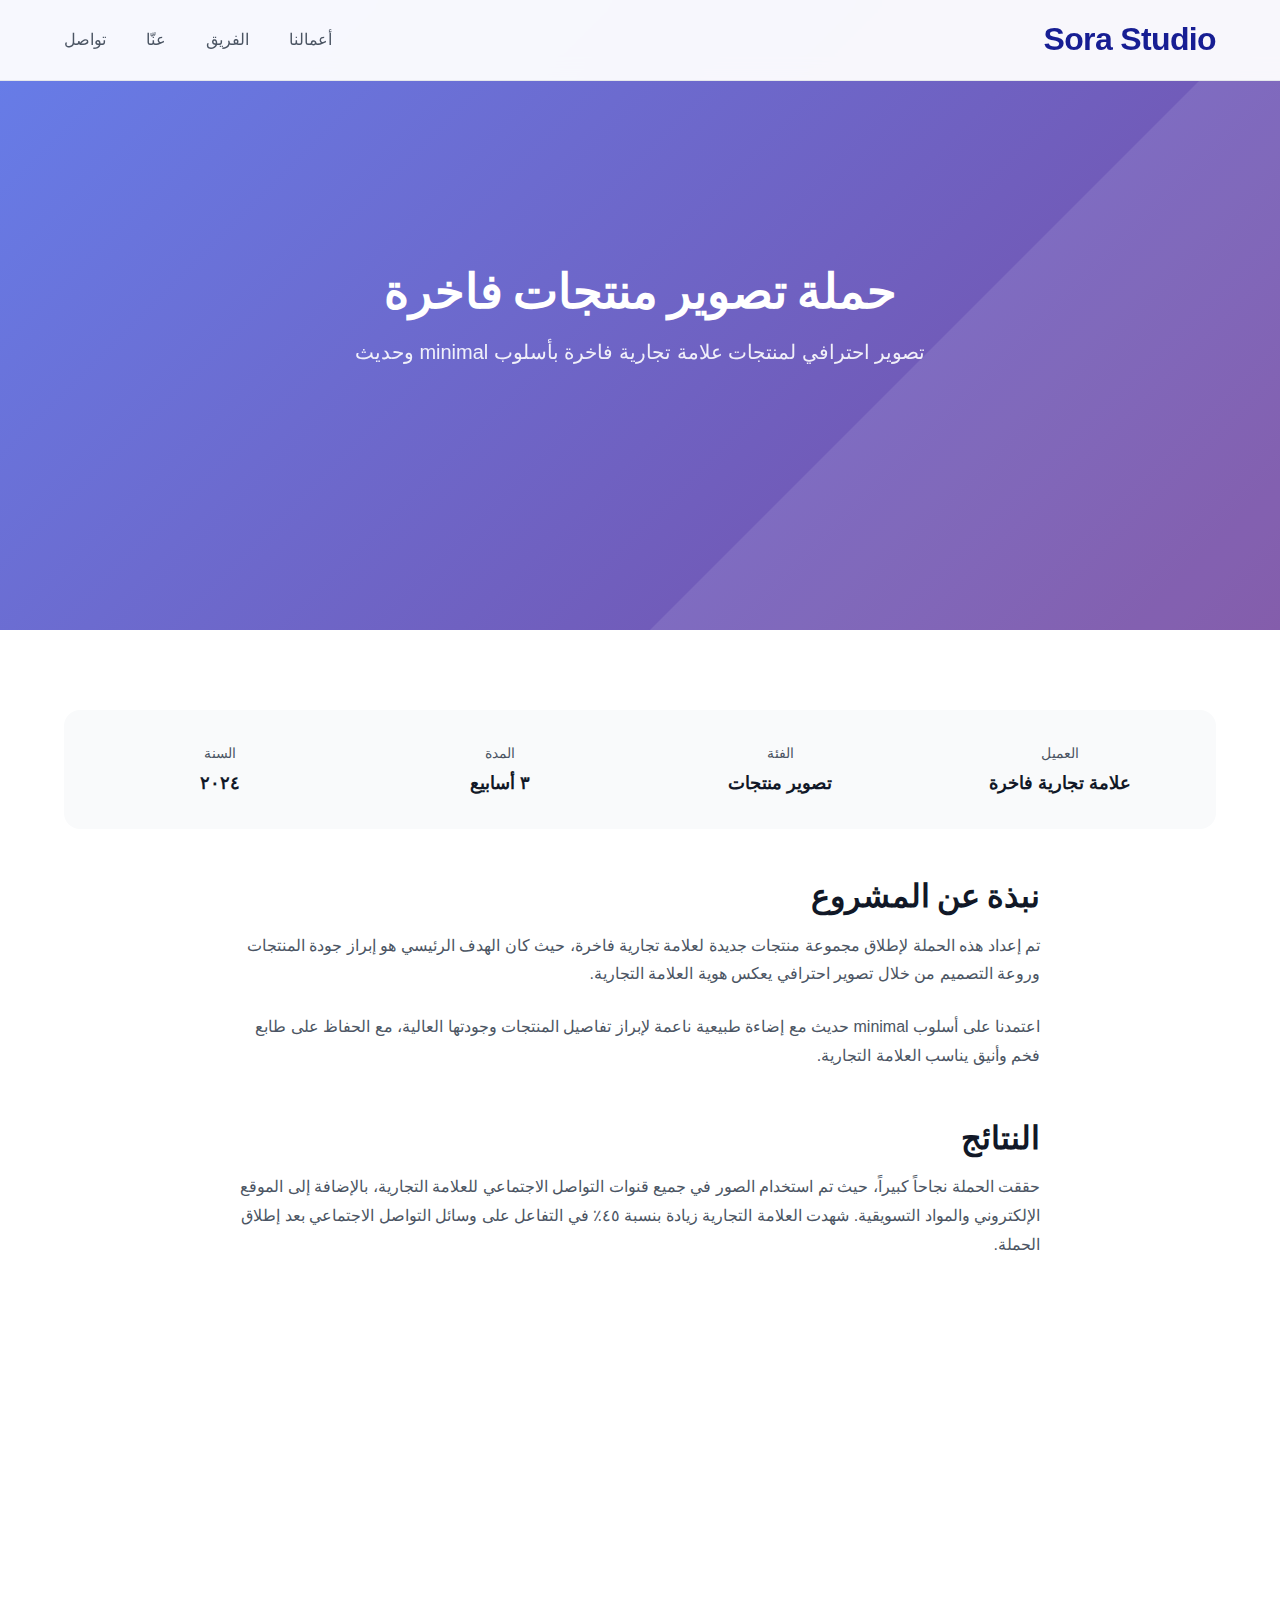
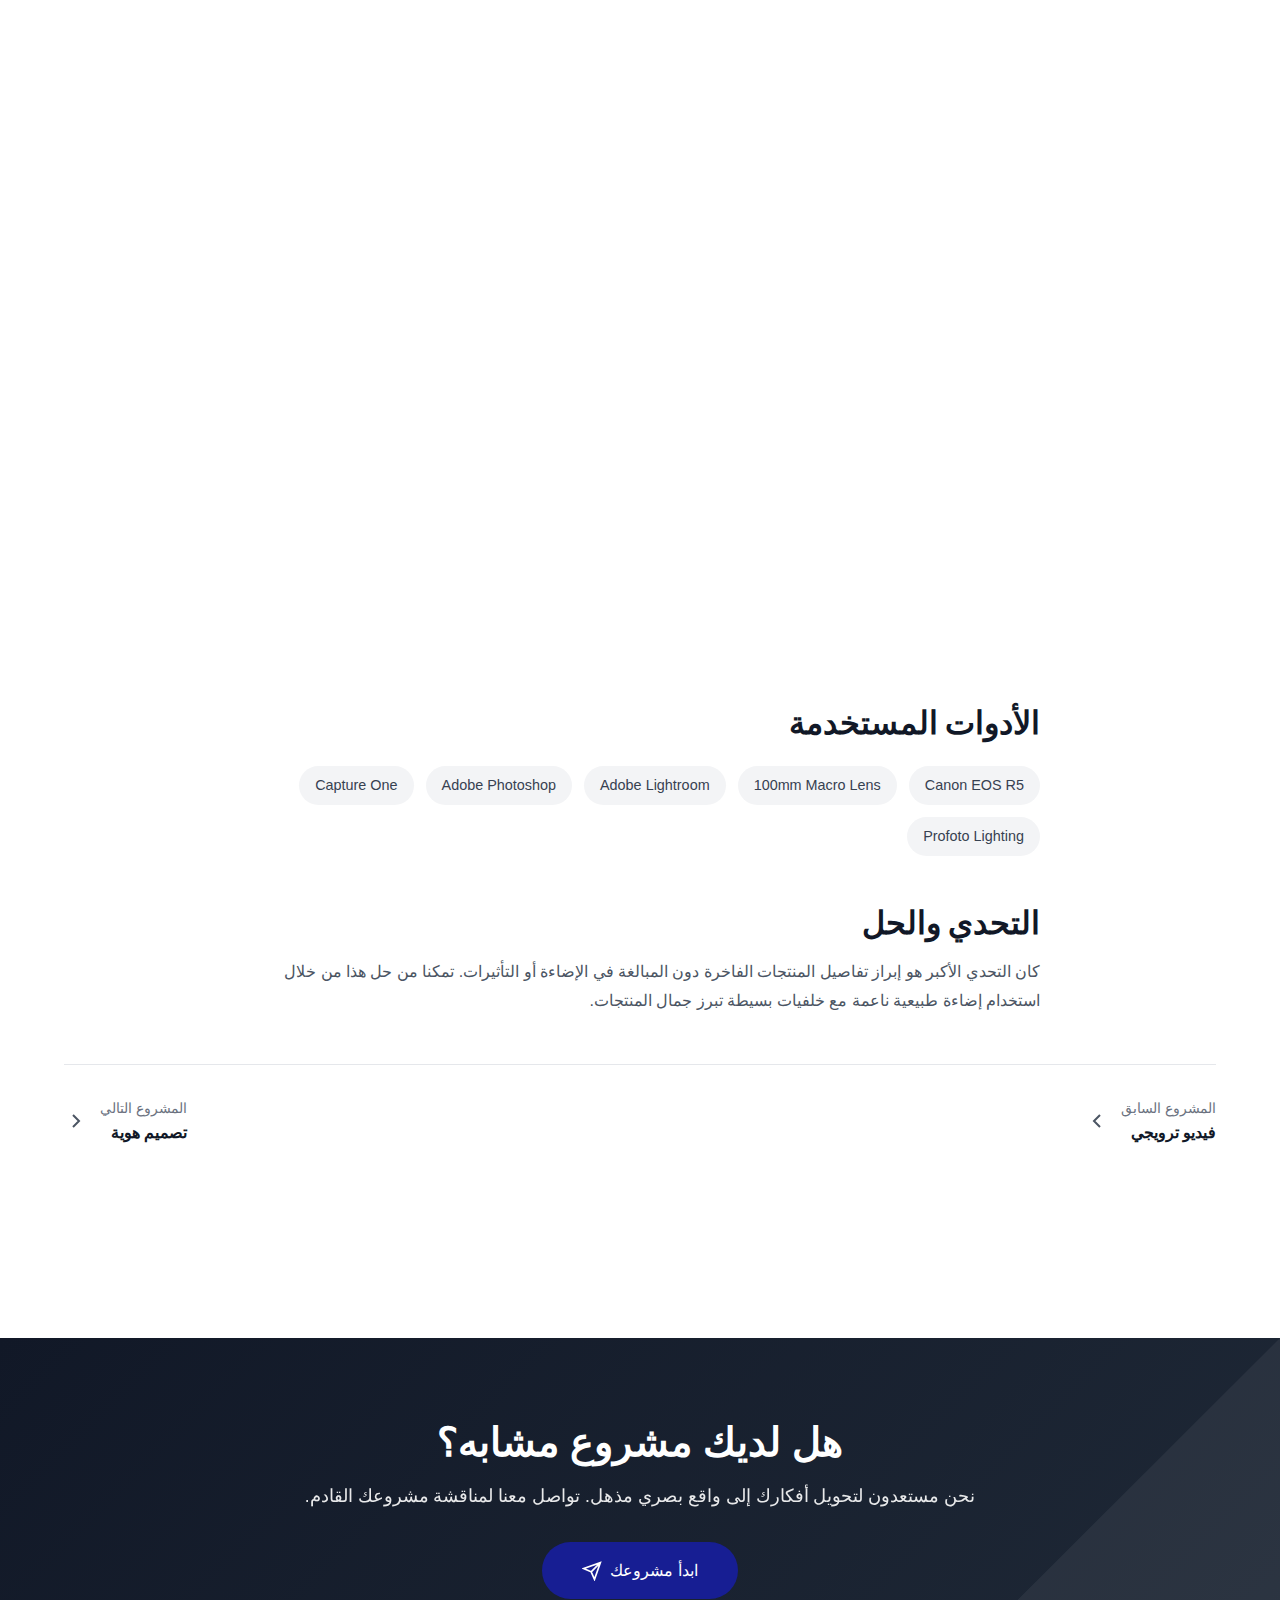
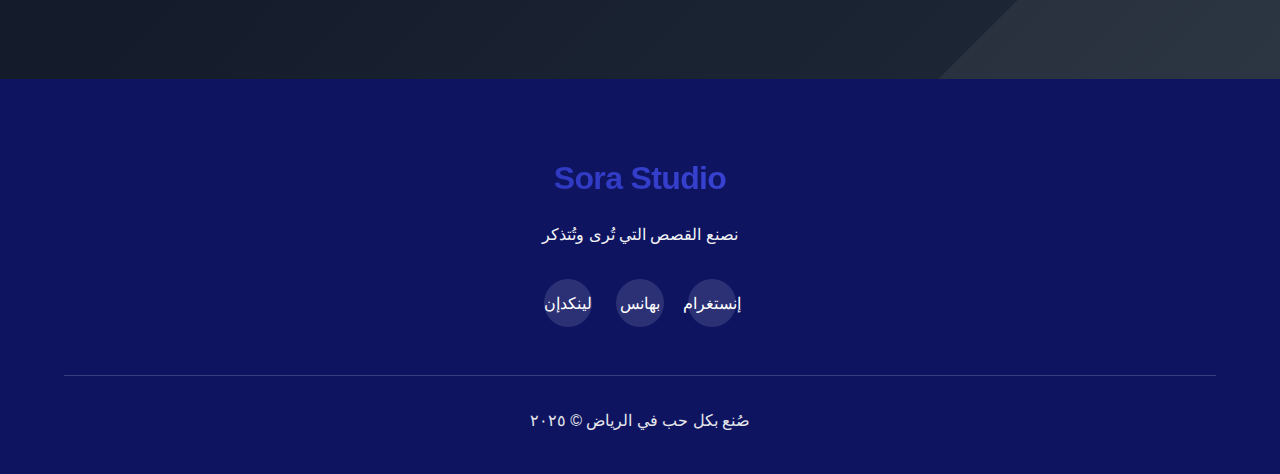
<file: portfolio-item.html>
<!DOCTYPE html>
<html lang="ar" dir="rtl">
<head>
  <meta charset="UTF-8">
  <meta name="viewport" content="width=device-width, initial-scale=1.0">
  <title>مشروع تصوير المنتجات | Sora Studio</title>
  <link href="https://fonts.googleapis.com/css2?family=Inter:wght@300;400;500;600;700&family=Satoshi:wght@400;500;700&display=swap" rel="stylesheet">
  <link rel="stylesheet" href="css/style.css">
  <style>
    /* أنماط خاصة بصفحة المشروع المنفرد */
    .project-hero {
      height: 70vh;
      background: linear-gradient(135deg, #667eea 0%, #764ba2 100%);
      display: flex;
      align-items: center;
      justify-content: center;
      text-align: center;
      color: white;
      position: relative;
      overflow: hidden;
    }

    .project-hero::before {
      content: '';
      position: absolute;
      top: 0;
      left: 0;
      right: 0;
      bottom: 0;
      background: url('data:image/svg+xml,<svg xmlns="http://www.w3.org/2000/svg" viewBox="0 0 1000 1000"><polygon fill="%23ffffff" fill-opacity="0.1" points="0,1000 1000,0 1000,1000"/></svg>');
      background-size: cover;
    }

    .project-hero-content {
      position: relative;
      z-index: 1;
    }

    .project-hero h1 {
      font-size: 3rem;
      margin-bottom: 16px;
    }

    .project-hero p {
      font-size: 1.25rem;
      opacity: 0.9;
    }

    .project-details {
      padding: 80px 0;
    }

    .project-meta {
      display: grid;
      grid-template-columns: repeat(auto-fit, minmax(200px, 1fr));
      gap: 32px;
      margin-bottom: 48px;
      padding: 32px;
      background: var(--gray-50);
      border-radius: var(--radius);
    }

    .meta-item {
      text-align: center;
    }

    .meta-label {
      color: var(--gray-600);
      font-size: 0.9rem;
      margin-bottom: 4px;
    }

    .meta-value {
      color: var(--gray-900);
      font-weight: 600;
      font-size: 1.1rem;
    }

    .project-content {
      max-width: 800px;
      margin: 0 auto;
    }

    .project-section {
      margin-bottom: 48px;
    }

    .project-section h2 {
      font-size: 2rem;
      margin-bottom: 16px;
      color: var(--gray-900);
    }

    .project-section p {
      color: var(--gray-600);
      line-height: 1.8;
      margin-bottom: 24px;
    }

    .project-gallery {
      display: grid;
      grid-template-columns: repeat(auto-fit, minmax(300px, 1fr));
      gap: 24px;
      margin: 48px 0;
    }

    .gallery-item {
      height: 300px;
      background: linear-gradient(135deg, #667eea 0%, #764ba2 100%);
      border-radius: var(--radius);
      display: flex;
      align-items: center;
      justify-content: center;
      color: white;
      font-size: 1.5rem;
      font-weight: 600;
      position: relative;
      overflow: hidden;
    }

    .gallery-item::before {
      content: '';
      position: absolute;
      top: 0;
      left: 0;
      right: 0;
      bottom: 0;
      background: rgba(0, 0, 0, 0.2);
    }

    .gallery-item span {
      position: relative;
      z-index: 1;
    }

    .tools-used {
      display: flex;
      flex-wrap: wrap;
      gap: 12px;
      margin-top: 24px;
    }

    .tool-tag {
      padding: 8px 16px;
      background: var(--gray-100);
      color: var(--gray-700);
      border-radius: 20px;
      font-size: 0.9rem;
      font-weight: 500;
    }

    .project-navigation {
      display: flex;
      justify-content: space-between;
      align-items: center;
      padding: 32px 0;
      border-top: 1px solid var(--gray-200);
      margin-top: 48px;
    }

    .nav-project {
      display: flex;
      align-items: center;
      gap: 12px;
      color: var(--gray-600);
      text-decoration: none;
      transition: var(--transition);
    }

    .nav-project:hover {
      color: var(--cyan);
    }

    .nav-project.prev {
      flex-direction: row-reverse;
    }

    .nav-project-info span {
      display: block;
      font-size: 0.9rem;
      color: var(--gray-500);
    }

    .nav-project-info strong {
      color: var(--gray-900);
      font-weight: 600;
    }

    .cta-section {
      text-align: center;
      padding: 80px 0;
      background: linear-gradient(135deg, var(--gray-900), var(--gray-800));
      color: white;
      margin-top: 80px;
    }

    .cta-section h2 {
      font-size: 2.5rem;
      margin-bottom: 16px;
    }

    .cta-section p {
      font-size: 1.1rem;
      margin-bottom: 32px;
      opacity: 0.9;
    }

    .btn-cta {
      background: var(--cyan);
      color: white;
      padding: 16px 40px;
      border-radius: 50px;
      text-decoration: none;
      font-weight: 600;
      display: inline-flex;
      align-items: center;
      gap: 8px;
      transition: var(--transition);
    }

    .btn-cta:hover {
      background: #00b3b2;
      transform: translateY(-2px);
    }

    @media (max-width: 768px) {
      .project-hero h1 {
        font-size: 2rem;
      }

      .project-meta {
        grid-template-columns: 1fr;
        gap: 16px;
      }

      .project-gallery {
        grid-template-columns: 1fr;
      }

      .project-navigation {
        flex-direction: column;
        gap: 16px;
      }

      .mission-vision {
        grid-template-columns: 1fr;
      }
    }
  </style>
</head>
<body>
  <!-- Loader -->
  <div class="loader" id="loader">
    <div class="loader-circle"></div>
  </div>

  <!-- Navigation -->
  <nav class="nav" id="navbar">
    <div class="nav-container">
      <a href="index.html" class="logo">Sora Studio</a>
      <ul class="nav-links">
        <li><a href="index.html#portfolio" class="nav-link">أعمالنا</a></li>
        <li><a href="team.html" class="nav-link">الفريق</a></li>
        <li><a href="about.html" class="nav-link">عنّا</a></li>
        <li><a href="contact.html" class="nav-link">تواصل</a></li>
      </ul>
    </div>
  </nav>

  <!-- Project Hero -->
  <section class="project-hero">
    <div class="project-hero-content">
      <h1>حملة تصوير منتجات فاخرة</h1>
      <p>تصوير احترافي لمنتجات علامة تجارية فاخرة بأسلوب minimal وحديث</p>
    </div>
  </section>

  <!-- Project Details -->
  <section class="project-details">
    <div class="container">
      <div class="project-meta">
        <div class="meta-item">
          <div class="meta-label">العميل</div>
          <div class="meta-value">علامة تجارية فاخرة</div>
        </div>
        <div class="meta-item">
          <div class="meta-label">الفئة</div>
          <div class="meta-value">تصوير منتجات</div>
        </div>
        <div class="meta-item">
          <div class="meta-label">المدة</div>
          <div class="meta-value">٣ أسابيع</div>
        </div>
        <div class="meta-item">
          <div class="meta-label">السنة</div>
          <div class="meta-value">٢٠٢٤</div>
        </div>
      </div>

      <div class="project-content">
        <div class="project-section">
          <h2>نبذة عن المشروع</h2>
          <p>تم إعداد هذه الحملة لإطلاق مجموعة منتجات جديدة لعلامة تجارية فاخرة، حيث كان الهدف الرئيسي هو إبراز جودة المنتجات وروعة التصميم من خلال تصوير احترافي يعكس هوية العلامة التجارية.</p>
          <p>اعتمدنا على أسلوب minimal حديث مع إضاءة طبيعية ناعمة لإبراز تفاصيل المنتجات وجودتها العالية، مع الحفاظ على طابع فخم وأنيق يناسب العلامة التجارية.</p>
        </div>

        <div class="project-section">
          <h2>النتائج</h2>
          <p>حققت الحملة نجاحاً كبيراً، حيث تم استخدام الصور في جميع قنوات التواصل الاجتماعي للعلامة التجارية، بالإضافة إلى الموقع الإلكتروني والمواد التسويقية. شهدت العلامة التجارية زيادة بنسبة ٤٥٪ في التفاعل على وسائل التواصل الاجتماعي بعد إطلاق الحملة.</p>
        </div>

        <div class="project-gallery">
          <div class="gallery-item scroll-fade-in">
            <span>صورة المنتج ١</span>
          </div>
          <div class="gallery-item scroll-fade-in">
            <span>صورة المنتج ٢</span>
          </div>
          <div class="gallery-item scroll-fade-in">
            <span>صورة المنتج ٣</span>
          </div>
          <div class="gallery-item scroll-fade-in">
            <span>صورة المنتج ٤</span>
          </div>
          <div class="gallery-item scroll-fade-in">
            <span>صورة المنتج ٥</span>
          </div>
          <div class="gallery-item scroll-fade-in">
            <span>صورة المنتج ٦</span>
          </div>
        </div>

        <div class="project-section">
          <h2>الأدوات المستخدمة</h2>
          <div class="tools-used">
            <span class="tool-tag">Canon EOS R5</span>
            <span class="tool-tag">100mm Macro Lens</span>
            <span class="tool-tag">Adobe Lightroom</span>
            <span class="tool-tag">Adobe Photoshop</span>
            <span class="tool-tag">Capture One</span>
            <span class="tool-tag">Profoto Lighting</span>
          </div>
        </div>

        <div class="project-section">
          <h2>التحدي والحل</h2>
          <p>كان التحدي الأكبر هو إبراز تفاصيل المنتجات الفاخرة دون المبالغة في الإضاءة أو التأثيرات. تمكنا من حل هذا من خلال استخدام إضاءة طبيعية ناعمة مع خلفيات بسيطة تبرز جمال المنتجات.</p>
        </div>
      </div>

      <!-- Project Navigation -->
      <div class="project-navigation">
        <a href="#" class="nav-project prev">
          <svg width="24" height="24" viewBox="0 0 24 24" fill="none" stroke="currentColor" stroke-width="2">
            <polyline points="15 18 9 12 15 6"></polyline>
          </svg>
          <div class="nav-project-info">
            <span>المشروع السابق</span>
            <strong>فيديو ترويجي</strong>
          </div>
        </a>
        <a href="#" class="nav-project next">
          <div class="nav-project-info">
            <span>المشروع التالي</span>
            <strong>تصميم هوية</strong>
          </div>
          <svg width="24" height="24" viewBox="0 0 24 24" fill="none" stroke="currentColor" stroke-width="2">
            <polyline points="9 18 15 12 9 6"></polyline>
          </svg>
        </a>
      </div>
    </div>
  </section>

  <!-- CTA Section -->
  <section class="cta-section">
    <div class="container">
      <h2>هل لديك مشروع مشابه؟</h2>
      <p>نحن مستعدون لتحويل أفكارك إلى واقع بصري مذهل. تواصل معنا لمناقشة مشروعك القادم.</p>
      <a href="contact.html" class="btn-cta">
        <span>ابدأ مشروعك</span>
        <svg width="20" height="20" viewBox="0 0 24 24" fill="none" stroke="currentColor" stroke-width="2">
          <path d="M22 2L11 13M22 2l-7 20-4-9-9-4 20-7z"/>
        </svg>
      </a>
    </div>
  </section>

  <!-- Footer -->
  <footer class="footer">
    <div class="container">
      <h3 class="footer-logo">Sora Studio</h3>
      <p class="footer-text">نصنع القصص التي تُرى وتُتذكر</p>
      <div class="social-links">
        <a href="#" class="social-link">إنستغرام</a>
        <a href="#" class="social-link">بهانس</a>
        <a href="#" class="social-link">لينكدإن</a>
      </div>
      <div class="footer-bottom">
        <p>صُنع بكل حب في الرياض © ٢٠٢٥</p>
      </div>
    </div>
  </footer>

  <script src="js/main.js"></script>
</body>
</html>
</file>
<file: css/style.css>
/* css/style.css – Sora Studio (Blue Theme #171e93 & White)
   ======================================= */

/* ===================================
   1. CSS Custom Properties
   =================================== */
:root {
  /* Brand Colors */
  --primary: #171e93;
  --primary-light: #4f5dff;
  --primary-dark: #0f1461;
  --white: #ffffff;

  /* Legacy aliases (للتوافق مع الأكواد داخل الصفحات الأخرى) */
  --cyan: var(--primary);
  --cyan-light: #e0e7ff;
  --cyan-dark: var(--primary-dark);

  /* Grays */
  --gray-50: #f9fafb;
  --gray-100: #f3f4f6;
  --gray-200: #e5e7eb;
  --gray-300: #d1d5db;
  --gray-400: #9ca3af;
  --gray-500: #6b7280;
  --gray-600: #4b5563;
  --gray-700: #374151;
  --gray-800: #1f2937;
  --gray-900: #111827;

  /* Radius & Shadows */
  --radius: 16px;
  --radius-sm: 8px;
  --shadow-sm: 0 1px 2px 0 rgb(0 0 0 / 0.05);
  --shadow-md: 0 4px 6px -1px rgb(0 0 0 / 0.1), 0 2px 4px -2px rgb(0 0 0 / 0.1);
  --shadow-lg: 0 10px 15px -3px rgb(0 0 0 / 0.1), 0 4px 6px -4px rgb(0 0 0 / 0.1);
  --shadow-xl: 0 20px 25px -5px rgb(0 0 0 / 0.1), 0 8px 10px -6px rgb(0 0 0 / 0.1);

  /* Transitions */
  --transition: all 0.3s cubic-bezier(0.4, 0, 0.2, 1);
  --transition-slow: all 0.5s cubic-bezier(0.4, 0, 0.2, 1);
}

/* ===================================
   2. Base Styles with GE SS Two
   =================================== */
* {
  margin: 0;
  padding: 0;
  box-sizing: border-box;
}

html {
  scroll-behavior: smooth;
  scroll-padding-top: 80px;
}

body {
  font-family: 'GE SS Two', 'Inter', -apple-system, BlinkMacSystemFont, 'Segoe UI', Roboto, sans-serif;
  line-height: 1.6;
  color: var(--gray-800);
  background: var(--white);
  overflow-x: hidden;
  -webkit-font-smoothing: antialiased;
  -moz-osx-font-smoothing: grayscale;
  font-feature-settings: "kern" 1, "liga" 1;
  text-rendering: optimizeLegibility;
}

/* Headings */
h1, h2, h3, h4, h5, h6 {
  font-family: 'GE SS Two', 'Inter', sans-serif;
  font-weight: 700;
  line-height: 1.2;
  letter-spacing: -0.02em;
}

/* Body text */
p, span, div, li, a, button, input, textarea, select {
  font-family: 'GE SS Two', 'Inter', sans-serif;
  font-weight: 400;
}

strong, b, .font-bold {
  font-family: 'GE SS Two', 'Inter', sans-serif;
  font-weight: 700;
}

/* Arabic text optimizations */
.arabic-text {
  font-feature-settings: "kern" 1, "liga" 1, "calt" 1;
  text-rendering: optimizeLegibility;
  letter-spacing: normal;
}

img {
  max-width: 100%;
  height: auto;
  display: block;
}

a {
  text-decoration: none;
  color: inherit;
  transition: var(--transition);
}

/* ===================================
   3. Layout Utilities
   =================================== */
.container {
  max-width: 1200px;
  margin: 0 auto;
  padding: 0 24px;
}

.section {
  padding: 100px 0;
}

.bg-gray {
  background: var(--gray-50);
}

/* ===================================
   4. Loader
   =================================== */
.loader {
  position: fixed;
  inset: 0;
  width: 100%;
  height: 100%;
  background: var(--white);
  display: flex;
  align-items: center;
  justify-content: center;
  z-index: 9999;
  transition: opacity 0.5s ease;
}

.loader.hidden {
  opacity: 0;
  pointer-events: none;
}

.loader-circle {
  width: 50px;
  height: 50px;
  border: 3px solid var(--gray-200);
  border-top-color: var(--primary);
  border-radius: 50%;
  animation: spin 1s linear infinite;
}

@keyframes spin {
  to { transform: rotate(360deg); }
}

/* ===================================
   5. Navigation
   =================================== */
.nav {
  position: fixed;
  top: 0;
  left: 0;
  right: 0;
  z-index: 50;
  background: rgba(255, 255, 255, 0.95);
  backdrop-filter: blur(10px);
  border-bottom: 1px solid var(--gray-200);
  transition: var(--transition);
}

.nav-container {
  max-width: 1200px;
  margin: 0 auto;
  padding: 0 24px;
  display: flex;
  align-items: center;
  justify-content: space-between;
  height: 80px;
}

.logo {
  font-size: 32px;
  font-weight: 700;
  color: var(--primary);
  letter-spacing: -0.02em;
  transition: var(--transition);
}

.logo:hover {
  color: var(--primary-light);
}

.nav-links {
  display: flex;
  list-style: none;
  gap: 40px;
}

.nav-link {
  color: var(--gray-600);
  font-weight: 500;
  position: relative;
  transition: var(--transition);
  letter-spacing: 0.5px;
}

.nav-link:hover,
.nav-link[aria-current="page"] {
  color: var(--primary);
}

.nav-link::after {
  content: '';
  position: absolute;
  bottom: -4px;
  left: 0;
  width: 0;
  height: 2px;
  background: var(--primary);
  transition: width 0.3s ease;
}

.nav-link:hover::after,
.nav-link[aria-current="page"]::after {
  width: 100%;
}

/* Mobile Menu Button */
.mobile-menu-btn {
  display: none;
  flex-direction: column;
  background: none;
  border: none;
  cursor: pointer;
  padding: 5px;
}

.mobile-menu-btn span {
  width: 25px;
  height: 3px;
  background: var(--gray-900);
  margin: 3px 0;
  transition: var(--transition);
}

/* Burger → X */
.mobile-menu-btn.active span:nth-child(1) {
  transform: translateY(6px) rotate(45deg);
}

.mobile-menu-btn.active span:nth-child(2) {
  opacity: 0;
}

.mobile-menu-btn.active span:nth-child(3) {
  transform: translateY(-6px) rotate(-45deg);
}

/* ===================================
   6. Hero Section
   =================================== */
.hero {
  position: relative;
  height: 100vh;
  display: flex;
  align-items: center;
  justify-content: center;
  overflow: hidden;
  background: linear-gradient(135deg, var(--primary) 0%, var(--primary-dark) 100%);
}

.hero-bg {
  position: absolute;
  inset: 0;
  background: url('data:image/svg+xml,<svg xmlns="http://www.w3.org/2000/svg" viewBox="0 0 1000 1000"><polygon fill="%23ffffff" fill-opacity="0.08" points="0,1000 1000,0 1000,1000"/><polygon fill="%23ffffff" fill-opacity="0.04" points="0,1000 0,0 1000,1000"/></svg>');
  background-size: cover;
  opacity: 0.4;
  animation: float 6s ease-in-out infinite;
}

.hero-content {
  position: relative;
  z-index: 10;
  text-align: center;
  color: var(--white);
  max-width: 800px;
  padding: 0 24px;
}

.hero-title {
  font-size: clamp(3rem, 8vw, 6rem);
  margin-bottom: 24px;
  background: linear-gradient(45deg, #ffffff, #e0e7ff);
  background-clip: text;
  -webkit-background-clip: text;
  -webkit-text-fill-color: transparent;
  animation: heroFadeIn 1s ease-out;
  font-weight: 700;
  letter-spacing: -0.02em;
  line-height: 1.1;
}

.hero-subtitle {
  font-size: clamp(1.25rem, 3vw, 1.75rem);
  margin-bottom: 48px;
  opacity: 0.9;
  animation: heroFadeIn 1s ease-out 0.2s both;
  letter-spacing: 0.5px;
}

.hero-buttons {
  display: flex;
  gap: 20px;
  justify-content: center;
  animation: heroFadeIn 1s ease-out 0.4s both;
  flex-wrap: wrap;
}

@keyframes heroFadeIn {
  from {
    opacity: 0;
    transform: translateY(30px);
  }
  to {
    opacity: 1;
    transform: translateY(0);
  }
}

@keyframes float {
  0%, 100% { transform: translateY(0px); }
  50% { transform: translateY(-20px); }
}

/* Scroll Indicator */
.hero-scroll-indicator {
  position: absolute;
  bottom: 40px;
  left: 50%;
  transform: translateX(-50%);
  z-index: 10;
}

.scroll-mouse {
  width: 30px;
  height: 50px;
  border: 2px solid rgba(255, 255, 255, 0.7);
  border-radius: 15px;
  display: flex;
  justify-content: center;
  padding-top: 10px;
}

.scroll-wheel {
  width: 4px;
  height: 10px;
  background: rgba(255, 255, 255, 0.7);
  border-radius: 2px;
  animation: scroll 2s infinite;
}

@keyframes scroll {
  0% { transform: translateY(0); opacity: 1; }
  100% { transform: translateY(15px); opacity: 0; }
}

/* ===================================
   7. Buttons
   =================================== */
.btn {
  padding: 16px 40px;
  border-radius: var(--radius);
  font-weight: 700;
  text-decoration: none;
  transition: var(--transition);
  border: none;
  cursor: pointer;
  display: inline-flex;
  align-items: center;
  gap: 8px;
  font-size: 16px;
  position: relative;
  overflow: hidden;
  letter-spacing: 0.5px;
}

.btn::before {
  content: '';
  position: absolute;
  top: 0;
  left: -100%;
  width: 100%;
  height: 100%;
  background: linear-gradient(90deg, transparent, rgba(255,255,255,0.35), transparent);
  transition: left 0.6s ease;
}

.btn:hover::before {
  left: 100%;
}

.btn-primary {
  background: var(--primary);
  color: var(--white);
  box-shadow: 0 4px 14px 0 rgb(23 30 147 / 40%);
}

.btn-primary:hover {
  background: var(--primary-light);
  transform: translateY(-2px);
  box-shadow: 0 6px 20px 0 rgb(23 30 147 / 55%);
}

.btn-secondary {
  background: transparent;
  color: var(--white);
  border: 2px solid var(--white);
  backdrop-filter: blur(10px);
}

.btn-secondary:hover {
  background: var(--white);
  color: var(--primary);
  transform: translateY(-2px);
}

/* ===================================
   8. Section Headers
   =================================== */
.section-header {
  text-align: center;
  margin-bottom: 80px;
}

.section-title {
  font-size: clamp(2.5rem, 5vw, 3.5rem);
  margin-bottom: 24px;
  color: var(--primary);
  font-weight: 700;
  letter-spacing: -0.02em;
}

.section-subtitle {
  font-size: 1.25rem;
  color: var(--gray-600);
  max-width: 600px;
  margin: 0 auto;
  letter-spacing: 0.5px;
}

/* ===================================
   9. Portfolio
   =================================== */
.portfolio-filter {
  display: flex;
  justify-content: center;
  gap: 16px;
  margin-bottom: 64px;
  flex-wrap: wrap;
}

.filter-btn {
  padding: 12px 32px;
  border: 2px solid var(--gray-200);
  background: var(--white);
  border-radius: 50px;
  color: var(--gray-600);
  font-weight: 700;
  cursor: pointer;
  transition: var(--transition);
  position: relative;
  overflow: hidden;
  letter-spacing: 0.5px;
}

.filter-btn::before {
  content: '';
  position: absolute;
  top: 0;
  left: -100%;
  width: 100%;
  height: 100%;
  background: var(--primary);
  transition: left 0.3s ease;
  z-index: -1;
}

.filter-btn:hover::before,
.filter-btn.active::before {
  left: 0;
}

.filter-btn:hover,
.filter-btn.active {
  color: var(--white);
  border-color: var(--primary);
  transform: translateY(-2px);
  box-shadow: 0 4px 14px 0 rgb(23 30 147 / 40%);
}

.portfolio-grid {
  display: grid;
  grid-template-columns: repeat(auto-fit, minmax(350px, 1fr));
  gap: 32px;
}

.portfolio-item {
  background: var(--white);
  border-radius: var(--radius);
  overflow: hidden;
  box-shadow: var(--shadow-md);
  transition: var(--transition);
  cursor: pointer;
  position: relative;
}

.portfolio-item:hover {
  transform: translateY(-8px);
  box-shadow: var(--shadow-lg);
}

.portfolio-image {
  width: 100%;
  height: 280px;
  background: linear-gradient(135deg, var(--primary) 0%, var(--primary-dark) 100%);
  position: relative;
  overflow: hidden;
  transition: var(--transition);
}

.portfolio-image::after {
  content: '';
  position: absolute;
  inset: 0;
  background: linear-gradient(45deg, transparent 30%, rgba(255,255,255,0.2) 50%, transparent 70%);
  transform: translateX(-100%);
  transition: transform 0.6s ease;
}

.portfolio-item:hover .portfolio-image::after {
  transform: translateX(100%);
}

.portfolio-content {
  padding: 32px;
}

.portfolio-title {
  font-size: 1.5rem;
  margin-bottom: 12px;
  color: var(--gray-900);
  font-weight: 700;
}

.portfolio-description {
  color: var(--gray-600);
  margin-bottom: 20px;
}

.portfolio-tags {
  display: flex;
  gap: 8px;
  flex-wrap: wrap;
}

.tag {
  padding: 6px 16px;
  background: var(--gray-100);
  color: var(--primary);
  border-radius: 50px;
  font-size: 0.875rem;
  font-weight: 500;
  transition: var(--transition);
}

.portfolio-item:hover .tag {
  background: var(--primary);
  color: var(--white);
}

/* ===================================
   10. Team
   =================================== */
.team-grid {
  display: grid;
  grid-template-columns: repeat(auto-fit, minmax(280px, 1fr));
  gap: 40px;
}

.team-member {
  text-align: center;
  padding: 40px 32px;
  background: var(--white);
  border-radius: var(--radius);
  box-shadow: var(--shadow-md);
  transition: var(--transition);
  position: relative;
  overflow: hidden;
}

.team-member:hover {
  transform: translateY(-8px);
  box-shadow: var(--shadow-lg);
}

.member-avatar {
  width: 160px;
  height: 160px;
  border-radius: 50%;
  margin: 0 auto 24px;
  background: linear-gradient(135deg, var(--primary) 0%, var(--primary-dark) 100%);
  display: flex;
  align-items: center;
  justify-content: center;
  font-size: 3rem;
  color: var(--white);
  font-weight: 700;
  position: relative;
  overflow: hidden;
  transition: var(--transition);
}

.member-avatar::before {
  content: '';
  position: absolute;
  top: -50%;
  left: -50%;
  width: 200%;
  height: 200%;
  background: linear-gradient(45deg, transparent, rgba(255,255,255,0.3), transparent);
  transform: rotate(45deg);
  transition: all 0.6s ease;
}

.team-member:hover .member-avatar::before {
  transform: rotate(45deg) translate(100%, 100%);
}

.team-member:hover .member-avatar {
  transform: scale(1.05);
}

.member-name {
  font-size: 1.5rem;
  margin-bottom: 8px;
  color: var(--gray-900);
  font-weight: 700;
}

.member-role {
  color: var(--primary);
  font-weight: 700;
  margin-bottom: 16px;
  letter-spacing: 0.5px;
}

.member-bio {
  color: var(--gray-600);
  line-height: 1.6;
}

/* ===================================
   11. CTA Section
   =================================== */
.cta-section {
  padding: 100px 0;
  background: linear-gradient(135deg, var(--primary-dark), var(--primary));
  color: var(--white);
  text-align: center;
  position: relative;
  overflow: hidden;
}

.cta-section::before {
  content: '';
  position: absolute;
  inset: 0;
  background: url('data:image/svg+xml,<svg xmlns="http://www.w3.org/2000/svg" viewBox="0 0 1000 1000"><polygon fill="%23ffffff" fill-opacity="0.06" points="0,1000 1000,0 1000,1000"/></svg>');
  background-size: cover;
}

.cta-content {
  position: relative;
  z-index: 1;
  max-width: 600px;
  margin: 0 auto;
}

.cta-section h2 {
  font-size: 2.5rem;
  margin-bottom: 16px;
  font-weight: 700;
  letter-spacing: -0.02em;
}

.cta-section p {
  font-size: 1.1rem;
  margin-bottom: 32px;
  opacity: 0.9;
  letter-spacing: 0.5px;
}

/* ===================================
   12. Footer
   =================================== */
.footer {
  background: var(--primary-dark);
  color: var(--white);
  padding: 80px 0 40px;
  text-align: center;
}

.footer-content {
  max-width: 600px;
  margin: 0 auto;
}

.footer-logo {
  font-size: 2rem;
  font-weight: 700;
  margin-bottom: 24px;
  background: linear-gradient(45deg, var(--primary), var(--primary-light));
  background-clip: text;
  -webkit-background-clip: text;
  -webkit-text-fill-color: transparent;
  letter-spacing: -0.02em;
}

.footer-text {
  color: var(--gray-100);
  margin-bottom: 32px;
  letter-spacing: 0.5px;
}

.social-links {
  display: flex;
  gap: 24px;
  justify-content: center;
  margin-bottom: 48px;
}

.social-link {
  width: 48px;
  height: 48px;
  border-radius: 50%;
  background: rgba(255, 255, 255, 0.12);
  display: flex;
  align-items: center;
  justify-content: center;
  color: var(--white);
  text-decoration: none;
  transition: var(--transition);
}

.social-link:hover {
  background: var(--primary-light);
  transform: translateY(-4px);
}

.footer-bottom {
  border-top: 1px solid rgba(255, 255, 255, 0.18);
  padding-top: 32px;
  color: #e5e7eb;
  letter-spacing: 0.5px;
}

/* ===================================
   13. Scroll Animations
   =================================== */
.scroll-fade-in {
  opacity: 0;
  transform: translateY(30px);
  transition: all 0.8s cubic-bezier(0.4, 0, 0.2, 1);
}

.scroll-fade-in.visible {
  opacity: 1;
  transform: translateY(0);
}

/* ===================================
   14. Responsive Design
   =================================== */
@media (max-width: 768px) {
  .nav-links {
    position: absolute;
    top: 80px;
    right: 0;
    left: 0;
    background: var(--white);
    flex-direction: column;
    align-items: center;
    gap: 24px;
    padding: 16px 24px 24px;
    box-shadow: var(--shadow-md);
    display: none;
    z-index: 40;
  }

  .nav-links.open {
    display: flex;
  }

  .mobile-menu-btn {
    display: flex;
  }

  .hero-buttons {
    flex-direction: column;
    align-items: center;
  }

  .portfolio-grid {
    grid-template-columns: 1fr;
    gap: 24px;
  }

  .team-grid {
    grid-template-columns: 1fr;
    gap: 24px;
  }

  .portfolio-filter {
    padding: 0 20px;
  }

  .filter-btn {
    padding: 10px 20px;
    font-size: 14px;
  }

  .section {
    padding: 60px 0;
  }

  .container {
    padding: 0 16px;
  }

  .hero-title {
    font-size: 2.5rem;
  }

  .hero-subtitle {
    font-size: 1.1rem;
  }

  .btn {
    padding: 14px 32px;
    font-size: 14px;
  }

  .section-title {
    font-size: 2rem;
  }

  .portfolio-image {
    height: 200px;
  }

  .member-avatar {
    width: 120px;
    height: 120px;
    font-size: 2rem;
  }

  .cta-section h2 {
    font-size: 2rem;
  }
}

/* ===================================
   15. Dark Mode Support
   =================================== */
@media (prefers-color-scheme: dark) {
  :root {
    --gray-50: #111827;
    --gray-100: #1f2937;
    --gray-200: #374151;
    --gray-300: #4b5563;
    --gray-600: #9ca3af;
    --gray-800: #f3f4f6;
    --gray-900: #f9fafb;
    --white: #111827;
  }

  .nav {
    background: rgba(15, 21, 39, 0.96);
    border-bottom-color: var(--gray-700);
  }

  .portfolio-item,
  .team-member,
  .filter-btn {
    background: var(--gray-100);
  }

  .filter-btn {
    border-color: var(--gray-300);
    color: var(--gray-600);
  }
}

/* ===================================
   16. Print Styles
   =================================== */
@media print {
  .nav, .footer, .btn, .hero-scroll-indicator, .mobile-menu-btn {
    display: none !important;
  }
  
  body {
    font-size: 12pt;
    line-height: 1.5;
  }
  
  .section {
    padding: 20px 0;
  }
  
  .container {
    max-width: 100%;
  }
}

/* ===================================
   17. High DPI / Retina Displays
   =================================== */
@media (-webkit-min-device-pixel-ratio: 2), (min-resolution: 192dpi) {
  .logo {
    font-weight: 700;
  }
  
  .btn {
    font-weight: 700;
  }
}

/* ===================================
   18. Reduced Motion Support
   =================================== */
@media (prefers-reduced-motion: reduce) {
  * {
    animation-duration: 0.01ms !important;
    animation-iteration-count: 1 !important;
    transition-duration: 0.01ms !important;
  }
  
  html {
    scroll-behavior: auto;
  }
}

/* ===================================
   19. Focus Styles (Accessibility)
   =================================== */
*:focus {
  outline: 2px solid var(--primary);
  outline-offset: 2px;
}

.btn:focus,
.filter-btn:focus,
.nav-link:focus {
  outline: 2px solid var(--primary);
  outline-offset: 2px;
}

/* ===================================
   20. Typography Enhancements & Utilities
   =================================== */
.hero-title,
.section-title,
.logo,
.btn,
.filter-btn,
.member-name,
.portfolio-title,
.cta-section h2,
.footer-logo {
  font-family: 'GE SS Two', sans-serif;
  font-weight: 700;
  letter-spacing: -0.02em;
}

body,
p,
span,
div,
li,
a,
button,
input,
textarea,
select,
.section-subtitle,
.hero-subtitle,
.member-bio,
.portfolio-description,
.footer-text,
.tag {
  font-family: 'GE SS Two', sans-serif;
  font-weight: 400;
}

strong,
b,
.member-role,
.btn {
  font-family: 'GE SS Two', sans-serif;
  font-weight: 700;
}

/* Utility Classes */
.text-center { text-align: center; }
.text-left { text-align: left; }
.text-right { text-align: right; }
.mb-4 { margin-bottom: 1rem; }
.mb-8 { margin-bottom: 2rem; }
.hidden { display: none !important; }
.visible { display: block !important; }

/* Loading Animation Helper */
@keyframes pulse {
  0%, 100% { opacity: 1; }
  50% { opacity: 0.5; }
}

.pulse-animation {
  animation: pulse 2s ease-in-out infinite;
}

/* Smooth transitions helper (بدل ما نطبّقها على كل العناصر) */
.smooth-transition {
  transition: opacity 0.3s ease, transform 0.3s ease;
}
</file>
